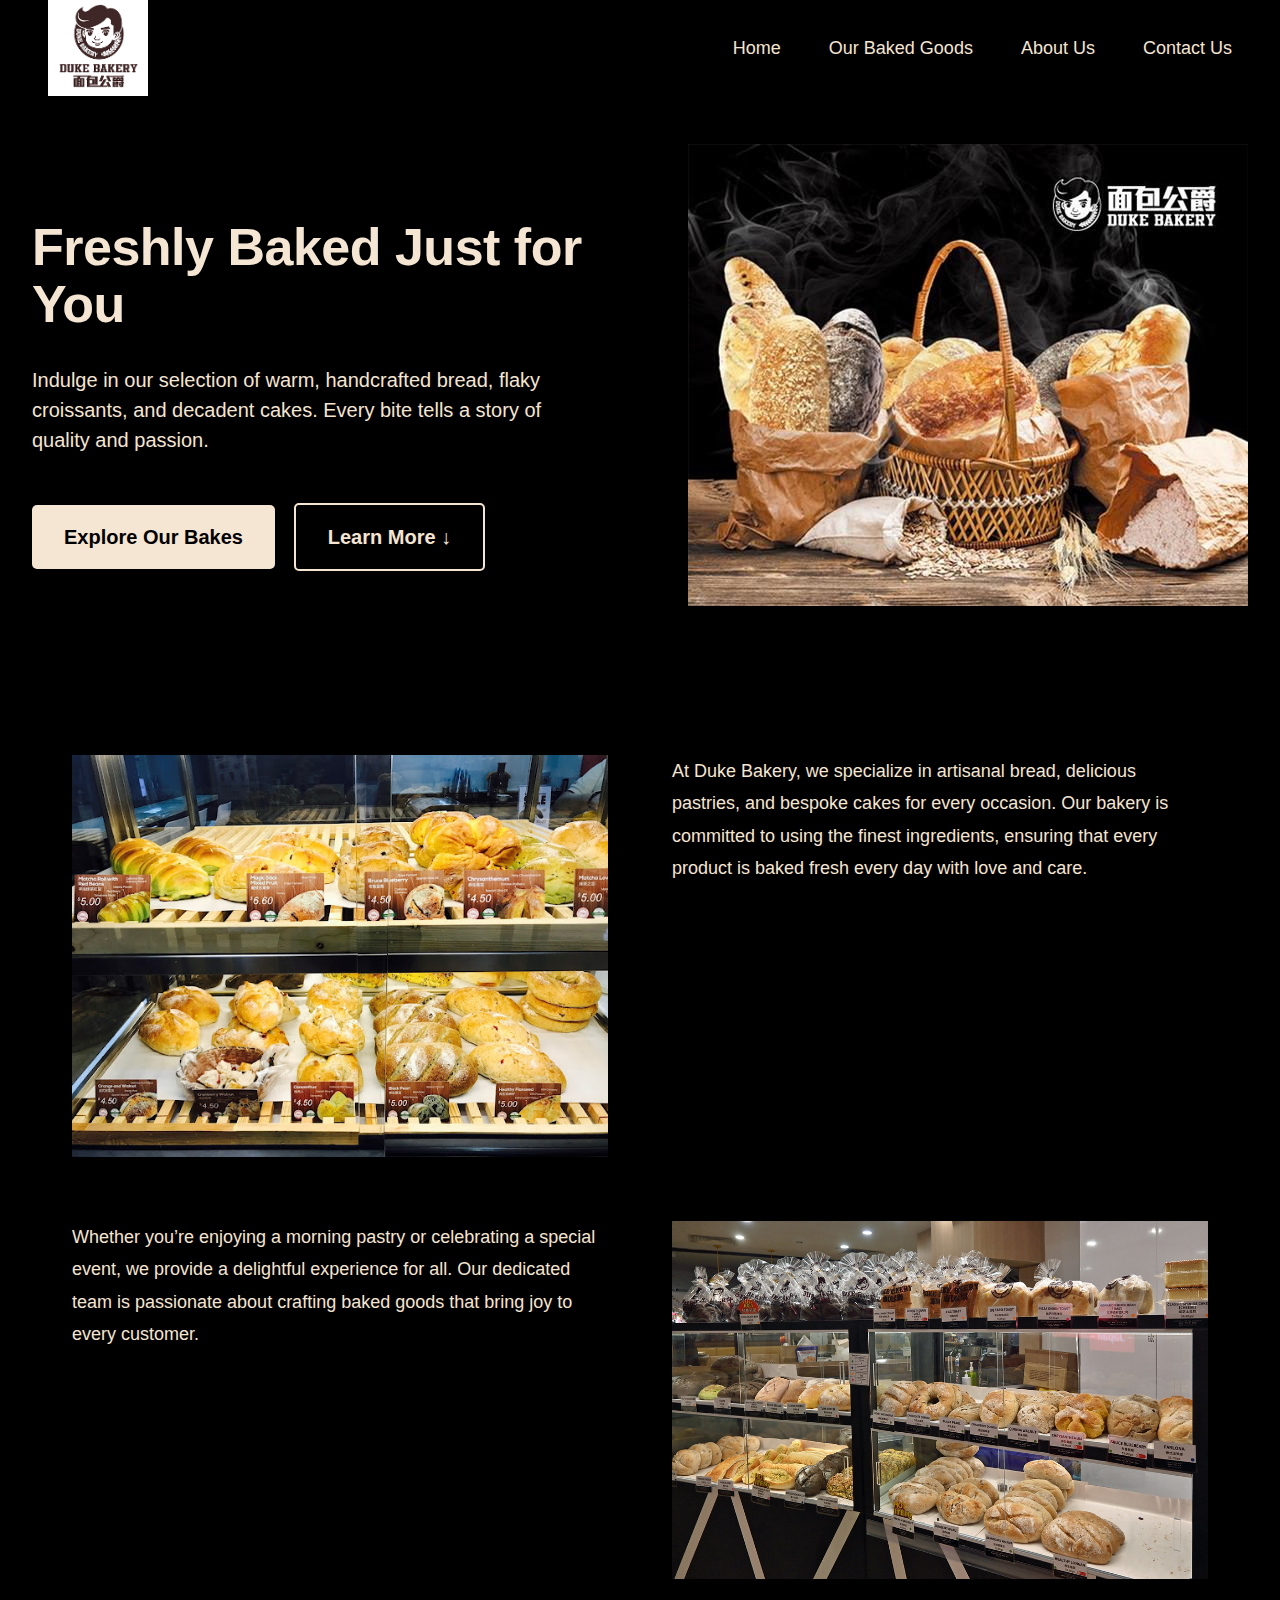
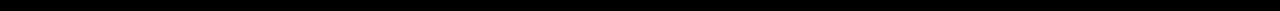
<file: HomePage/index.html>
<!DOCTYPE html>
<html lang="en">
  <!-- Declares the document type and sets the language to English -->

<head>
  <!-- Head section contains metadata and links to external resources -->
  <meta charset="UTF-8" />
  <!-- Sets character encoding to UTF-8 for universal character support -->
  <meta http-equiv="X-UA-Compatible" content="IE=edge" />
  <!-- Ensures compatibility with older versions of Internet Explorer -->
  <meta name="viewport" content="width=device-width, initial-scale=1.0" />
  <!-- Makes the page responsive by adjusting the viewport to the device width -->
  <title>Duke Bakery</title>
  <!-- Sets the title of the webpage -->

  <!-- Links to external CSS files for styling -->
  <link rel="stylesheet" href="../CSS/general.css" />
  <link rel="stylesheet" href="style.css" />
  
  <!-- Favicon for the browser tab -->
  <link rel="shortcut icon" href="logo.png" type="image/x-icon" />
</head>

<body>
  <!-- Main content of the webpage -->
  <header class="header">
    <!-- Header section containing the logo and navigation menu -->
    <a href="#">
      <img class="logo" alt="Duke Bakery Logo" src="logo.png" />
      <!-- Displays the Duke Bakery logo -->
    </a>

    <nav class="main-nav">
      <!-- Navigation bar -->
      <ul class="main-nav-list">
        <!-- List of navigation links -->
        <li><a class="main-nav-link" href="#">Home</a></li>
        <!-- Link to the homepage -->
        <li>
          <a class="main-nav-link" href="../Products/product.html">Our Baked Goods</a>
          <!-- Link to the products page -->
        </li>
        <li>
          <a class="main-nav-link" href="../About us/aboutUs.html">About Us</a>
          <!-- Link to the about us page -->
        </li>
        <li>
          <a class="main-nav-link" href="../Contact Us/contactUs.html">Contact Us</a>
          <!-- Link to the contact us page -->
        </li>
      </ul>
    </nav>
  </header>

  <main>
    <!-- Main content area -->
    <section class="section-hero">
      <!-- Hero section introducing the bakery -->
      <div class="hero">
        <div class="hero-text-box">
          <!-- Text box with heading and description -->
          <h1 class="heading-primary">
            Freshly Baked Just for You
          </h1>
          <!-- Primary heading -->
          <p class="hero-description">
            Indulge in our selection of warm, handcrafted bread, flaky croissants, and decadent cakes. Every bite tells a story of quality and passion.
          </p>
          <!-- Description text -->
          <a href="../Products/product.html" class="btn btn--full margin-right-sm">Explore Our Bakes</a>
          <!-- Button linking to the products page -->
          <a href="#info" class="btn btn--outline">Learn More &darr;</a>
          <!-- Button linking to the "More Info" section -->
        </div>
        <div class="hero-img-box">
          <!-- Image box displaying bakery visuals -->
          <img src="dukebakery.jpg" class="hero-img" alt="Freshly baked pastries" />
        </div>
      </div>
    </section>

    <section class="more-info" id="info">
      <!-- Additional information section -->
      <div class="container">
        <!-- Container for consistent layout and spacing -->
        <div class="grid grid--2-cols">
          <!-- Grid layout with two columns -->
          <img src="dbcitylink.jpg" class="institute-image" alt="Our Bakery" />
          <!-- Image of the bakery -->
          <p class="detail detail--1">
            At Duke Bakery, we specialize in artisanal bread, delicious pastries, and bespoke cakes for every occasion. Our bakery is committed to using the finest ingredients, ensuring that every product is baked fresh every day with love and care.
          </p>
          <!-- Description of the bakery's offerings -->
          <p class="detail detail--1">
            Whether you’re enjoying a morning pastry or celebrating a special event, we provide a delightful experience for all. Our dedicated team is passionate about crafting baked goods that bring joy to every customer.
          </p>
          <!-- Additional description highlighting customer experience -->
          <img src="52130749469_ae5f029420_b.jpg" class="institute-image" alt="Baked products display" />
          <!-- Image of baked products -->
        </div>
      </div>
    </section>
  </main>

  <script src="index.js"></script>
  <!-- Links to external JavaScript file -->
</body>

</html>
</file>
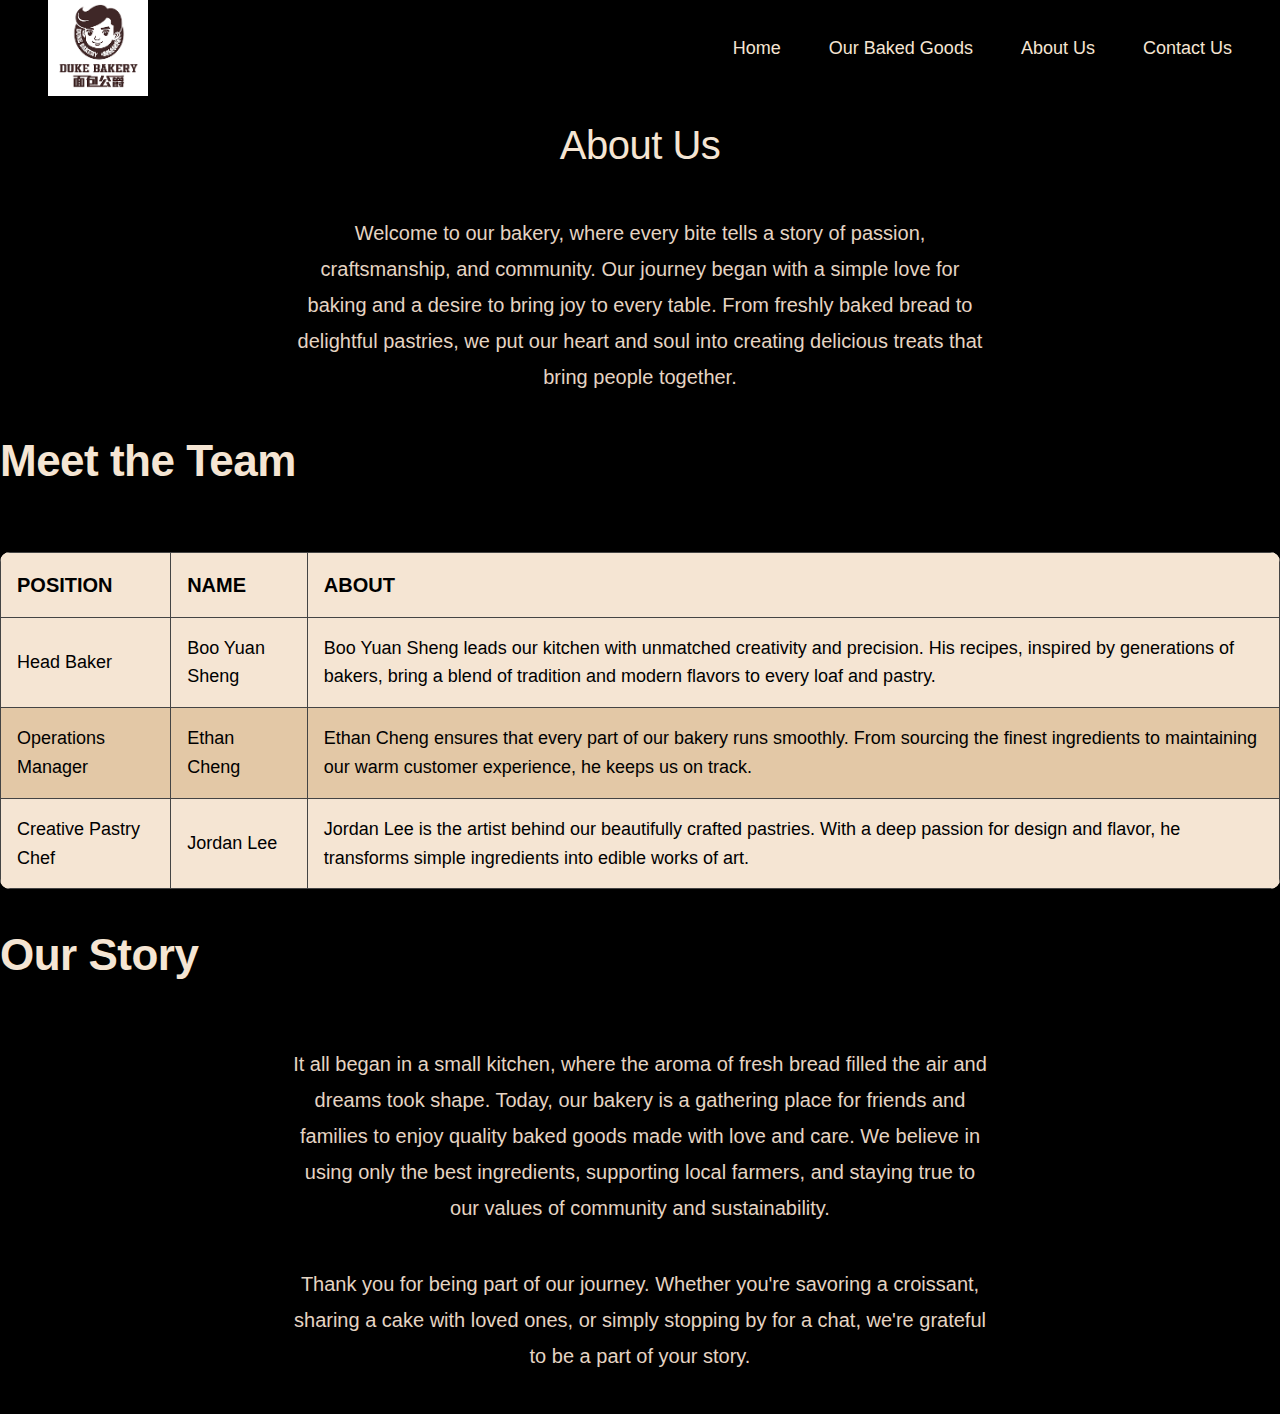
<file: About us/aboutUs.html>
<!DOCTYPE html>
<html lang="en">
<!-- Root element for the HTML document -->

<head>
  <!-- Metadata and links for external resources -->
  <meta charset="UTF-8" />
  <!-- Specifies the character encoding -->
  <meta http-equiv="X-UA-Compatible" content="IE=edge" />
  <!-- Ensures compatibility with older IE browsers -->
  <meta name="viewport" content="width=device-width, initial-scale=1.0" />
  <!-- Makes the website responsive for different screen sizes -->
  <title>About Us</title>
  <!-- Title of the webpage, shown in the browser tab -->

  <!-- Links to external CSS files -->
  <link rel="stylesheet" href="../CSS/general.css" />
  <!-- General styles shared across the website -->
  <link rel="stylesheet" href="style.css" />
  <!-- Page-specific styles -->
  <link rel="shortcut icon" href="../images/logo.png" type="image/x-icon" />
  <!-- Favicon for the browser tab -->
</head>

<body>
  <!-- Main content of the webpage -->

  <header class="header">
    <!-- Website header with logo and navigation -->
    <a href="#">
      <!-- Logo linking to the current page -->
      <img class="logo" alt="Bakery Logo" src="../images/logo.png" />
      <!-- Logo image for the bakery -->
    </a>

    <nav class="main-nav">
      <!-- Navigation menu -->
      <ul class="main-nav-list">
        <!-- List of navigation links -->
        <li>
          <a class="main-nav-link" href="../HomePage/index.html">Home</a>
        </li>
        <li>
          <a class="main-nav-link" href="../Products/product.html">Our Baked Goods</a>
        </li>
        <li>
          <a class="main-nav-link" href="#">About Us</a>
        </li>
        <li>
          <a class="main-nav-link" href="../Contact Us/contactUs.html">Contact Us</a>
        </li>
      </ul>
    </nav>
  </header>

  <main>
    <!-- Main content area -->
    <section class="about-us">
      <!-- Section dedicated to the "About Us" page -->
      <div class="container">
        <!-- Container for the introduction -->
        <h1 class="heading-primary">About Us</h1>
        <!-- Primary heading -->
        <p class="about-description">
          Welcome to our bakery, where every bite tells a story of passion, craftsmanship, and community. Our journey began with a simple love for baking and a desire to bring joy to every table. From freshly baked bread to delightful pastries, we put our heart and soul into creating delicious treats that bring people together.
          <!-- Brief description of the bakery's mission -->
        </p>
      </div>

      <div class="team-section">
        <!-- Section for introducing the team -->
        <h2 class="heading-secondary">Meet the Team</h2>
        <!-- Secondary heading -->
        <table class="table" cellspacing="0">
          <!-- Table displaying team details -->
          <thead class="t-head">
            <tr class="table-row">
              <th>Position</th>
              <th>Name</th>
              <th>About</th>
            </tr>
          </thead>
          <tbody class="t-body">
            <!-- Rows for team members -->
            <tr class="table-row">
              <td>Head Baker</td>
              <td>Boo Yuan Sheng</td>
              <td>
                Boo Yuan Sheng leads our kitchen with unmatched creativity and precision. His recipes, inspired by generations of bakers, bring a blend of tradition and modern flavors to every loaf and pastry.
              </td>
            </tr>
            <tr class="table-row">
              <td>Operations Manager</td>
              <td>Ethan Cheng</td>
              <td>
                Ethan Cheng ensures that every part of our bakery runs smoothly. From sourcing the finest ingredients to maintaining our warm customer experience, he keeps us on track.
              </td>
            </tr>
            <tr class="table-row">
              <td>Creative Pastry Chef</td>
              <td>Jordan Lee</td>
              <td>
                Jordan Lee is the artist behind our beautifully crafted pastries. With a deep passion for design and flavor, he transforms simple ingredients into edible works of art.
              </td>
            </tr>
          </tbody>
        </table>
      </div>

      <div class="story-section">
        <!-- Section for sharing the bakery's story -->
        <h2 class="heading-secondary">Our Story</h2>
        <!-- Secondary heading -->
        <p class="our-story-description">
          It all began in a small kitchen, where the aroma of fresh bread filled the air and dreams took shape. Today, our bakery is a gathering place for friends and families to enjoy quality baked goods made with love and care. We believe in using only the best ingredients, supporting local farmers, and staying true to our values of community and sustainability.
          <!-- Part 1 of the bakery's story -->
        </p>
        <p class="our-story-description">
          Thank you for being part of our journey. Whether you're savoring a croissant, sharing a cake with loved ones, or simply stopping by for a chat, we're grateful to be a part of your story.
          <!-- Part 2 of the bakery's story -->
        </p>
      </div>
    </section>
  </main>

  <script src="aboutus.js"></script>
  <!-- Link to the external JavaScript file -->
</body>

</html>
</file>
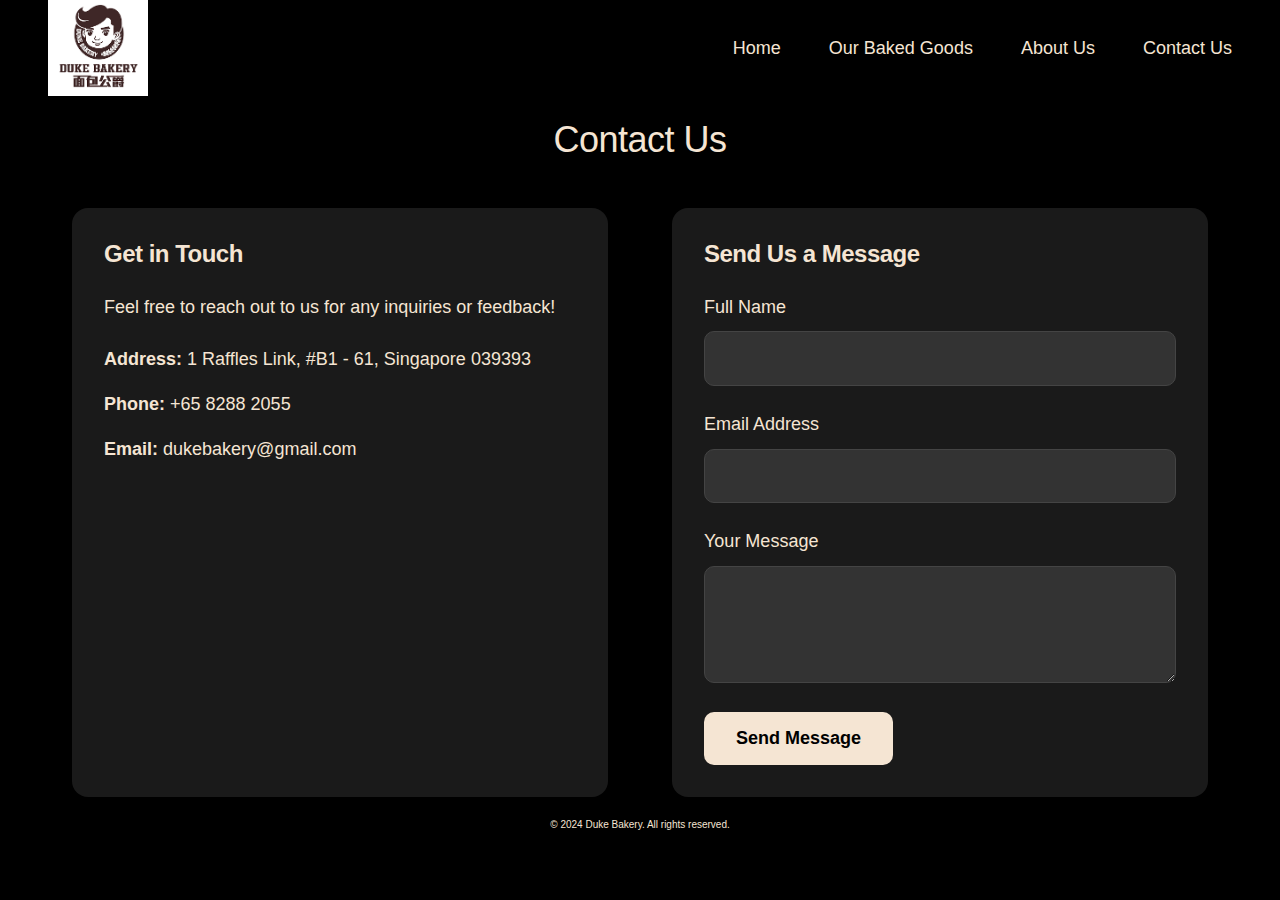
<file: Contact Us/contactUs.html>
<!DOCTYPE html>
<html lang="en">
  <!-- Specifies the document type and sets the language to English -->

<head>
  <!-- Head section contains metadata and external resource links -->
  <meta charset="UTF-8" />
  <!-- Sets character encoding to UTF-8 for universal character support -->
  <meta http-equiv="X-UA-Compatible" content="IE=edge" />
  <!-- Ensures compatibility with older versions of Internet Explorer -->
  <meta name="viewport" content="width=device-width, initial-scale=1.0" />
  <!-- Makes the page responsive by setting the viewport width to the device width -->
  <title>Contact Us | Duke Bakery</title>
  <!-- Sets the title of the webpage -->

  <!-- Links to external CSS files for styling -->
  <link rel="stylesheet" href="../CSS/general.css" />
  <link rel="stylesheet" href="style.css" />

  <!-- Favicon for the browser tab -->
  <link rel="shortcut icon" href="../images/logo.png" type="image/x-icon" />
</head>

<body>
  <!-- Main content of the webpage -->
  <header class="header">
    <!-- Header section with navigation -->
    <a href="#">
      <img class="logo" alt="Duke Bakery Logo" src="../images/logo.png" />
      <!-- Displays the Duke Bakery logo as a clickable link -->
    </a>

    <nav class="main-nav">
      <!-- Navigation menu -->
      <ul class="main-nav-list">
        <!-- Unordered list for navigation links -->
        <li>
          <a class="main-nav-link" href="../HomePage/index.html">Home</a>
          <!-- Link to the homepage -->
        </li>
        <li>
          <a class="main-nav-link" href="../Products/product.html">Our Baked Goods</a>
          <!-- Link to the products page -->
        </li>
        <li>
          <a class="main-nav-link" href="../About us/aboutUs.html">About Us</a>
          <!-- Link to the about us page -->
        </li>
        <li>
          <a class="main-nav-link" href="../Contact Us/contactUs.html">Contact Us</a>
          <!-- Link to the contact us page (current page) -->
        </li>
      </ul>
    </nav>
  </header>

  <main>
    <!-- Main content section -->
    <section class="section-hero">
      <!-- Hero section for the page header -->
      <div class="hero">
        <div class="hero-text-box">
          <h1 class="heading-primary">Contact Us</h1>
          <!-- Primary heading for the contact us page -->
        </div>
      </div>
    </section>

    <section class="contact-us">
      <!-- Contact us section -->
      <div class="container">
        <!-- Container to center and constrain content width -->
        <div class="grid grid--2-cols">
          <!-- Grid layout with two columns -->

          <div class="contact-info">
            <!-- Left column: contact information -->
            <h2 class="heading-secondary">Get in Touch</h2>
            <!-- Secondary heading -->
            <p>Feel free to reach out to us for any inquiries or feedback!</p>
            <!-- Introductory text -->
            <ul>
              <!-- List of contact details -->
              <li><strong>Address:</strong> 1 Raffles Link, #B1 - 61, Singapore 039393</li>
              <!-- Address -->
              <li><strong>Phone:</strong> <a href="tel:+6582882055">+65 8288 2055</a></li>
              <!-- Phone number with clickable link -->
              <li><strong>Email:</strong> <a href="mailto:S10270138@connect.np.edu.sg">dukebakery@gmail.com</a></li>
              <!-- Email address with clickable mailto link -->
            </ul>
          </div>

          <div class="contact-form">
            <!-- Right column: contact form -->
            <h2 class="heading-secondary">Send Us a Message</h2>
            <!-- Secondary heading -->
            <form action="submit-form.php" method="POST">
              <!-- Form to collect user input and submit via POST -->
              <div class="form-group">
                <!-- Group for full name input -->
                <label for="name">Full Name</label>
                <input type="text" id="name" name="name" required />
                <!-- Text input field for name (required) -->
              </div>
              <div class="form-group">
                <!-- Group for email input -->
                <label for="email">Email Address</label>
                <input type="email" id="email" name="email" required />
                <!-- Email input field (required) -->
              </div>
              <div class="form-group">
                <!-- Group for message input -->
                <label for="message">Your Message</label>
                <textarea id="message" name="message" rows="4" required></textarea>
                <!-- Textarea for message (required) -->
              </div>
              <button type="submit" class="btn btn--full">Send Message</button>
              <!-- Submit button -->
            </form>
          </div>
        </div>
      </div>
    </section>
  </main>

  <footer class="footer">
    <!-- Footer section -->
    <p>&copy; 2024 Duke Bakery. All rights reserved.</p>
    <!-- Copyright notice -->
  </footer>

  <!-- External JavaScript file -->
  <script src="contactus.js"></script>
</body>
</html>
</file>
<file: HomePage/style.css>
/* Hero section */
.section-hero {
  background-color: #000; /* Matches body background */
  padding: 4.8rem 0 9.6rem 0; /* Vertical padding */
}

.hero {
  max-width: 130rem; /* Maximum width for content */
  margin: 0 auto; /* Centers the section */
  padding: 0 3.2rem; /* Horizontal padding */
  display: grid; /* Grid layout for hero content */
  grid-template-columns: 1fr 1fr; /* Two-column grid */
  gap: 9.6rem; /* Space between grid items */
  align-items: center; /* Aligns content vertically */
}

/* Hero text styles */
.hero-description {
  font-size: 2rem; /* Font size */
  line-height: 1.5; /* Line spacing */
  margin-bottom: 4.8rem; /* Space below text */
  color: #f5e5d3; /* Text color */
}

/* Hero image */
.hero-img {
  width: 100%; /* Full width image */
}

/* Utility class for margins */
.margin-right-sm {
  margin-right: 1.6rem !important; /* Adds small right margin */
}

/* More info section */
.more-info {
  padding: 4.8rem 0 3.2rem 0; /* Vertical padding */
}

.institute-image {
  width: 100%; /* Full width images */
}

/* Descriptive text */
.detail {
  font-size: 1.8rem; /* Font size */
  line-height: 1.8; /* Line spacing */
  color: #f5e5d3; /* Text color */
}

/* Grid layout for two columns */
.grid--2-cols {
  display: grid;
  grid-template-columns: 1fr 1fr; /* Two equal columns */
  gap: 6.4rem; /* Space between grid items */
}

/* Responsive styles for tablets */
@media screen and (max-width: 768px) {
  .header {
    flex-direction: column; /* Stacks header items */
    height: auto; /* Adjusts height */
    padding: 2rem; /* Reduces padding */
  }

  .logo img {
    height: 8rem; /* Smaller logo */
  }

  .main-nav-list {
    flex-direction: column; /* Stacks menu items */
    align-items: center;
    gap: 2rem; /* Reduces gap */
    padding-top: 2rem; /* Adds top padding */
  }

  .main-nav-link:link,
  .main-nav-link:visited {
    font-size: 1.6rem; /* Smaller font size */
  }

  .hero {
    grid-template-columns: 1fr; /* Stacks hero content */
    gap: 4rem; /* Reduces gap */
    padding: 2rem; /* Reduces padding */
  }

  .hero-description {
    font-size: 1.8rem; /* Smaller font size */
    margin-bottom: 2rem; /* Reduces margin */
  }

  .more-info {
    padding: 2rem 0; /* Smaller padding */
  }

  .detail {
    font-size: 1.6rem; /* Smaller font size */
  }
}

/* Responsive styles for mobile devices */
@media screen and (max-width: 480px) {
  .hero-description {
    font-size: 1.6rem; /* Smaller font size */
  }

  .detail {
    font-size: 1.4rem; /* Smaller font size */
  }
}
</file>
<file: About us/style.css>
/* Primary heading styling */
.heading-primary {
  font-size: 4rem; /* Large font size */
  font-weight: 500;
  text-align: center; /* Center align */
  margin-bottom: 4.8rem;
  color: #f5e5d3; /* Light color */
}

/* Description paragraphs for About Us and Our Story sections */
.about-description,
.our-story-description {
  font-size: 2rem; /* Font size */
  line-height: 1.8; /* Line spacing for readability */
  color: #e5d4c3; /* Slightly darker text color */
  margin: 2rem auto 4rem; /* Vertical margin */
  max-width: 70rem; /* Limit width */
  text-align: center; /* Center text */
}

/* Grid layout for two columns */
.grid--2-cols {
  display: grid;
  grid-template-columns: 1fr 1fr; /* Two equal-width columns */
  gap: 6.4rem; /* Space between columns */
}

/* Individual team member card styling */
.team-member {
  background-color: #1a1a1a; /* Dark background */
  padding: 3.2rem;
  border-radius: 1.6rem; /* Rounded corners */
}

/* Team member image styling */
.team-member img {
  max-width: 100%; /* Make image responsive */
  border-radius: 50%; /* Circular shape */
  margin-bottom: 2rem; /* Space below image */
}

/* Team member name styling */
.team-member .name {
  font-size: 2.4rem;
  color: #f5e5d3;
  margin-bottom: 1.6rem;
}

/* Team member role styling */
.team-member .role {
  font-size: 1.8rem;
  color: #e5d4c3; /* Slightly darker color */
}

/* Table styling */
.table {
  width: 100%;
  margin: 4rem auto;
  padding: 0 1rem;
  border-collapse: collapse; /* Merge table borders */
  background-color: #f5e5d3; /* Light background */
  border-radius: 1rem; /* Rounded corners */
  box-shadow: 0 4px 8px rgba(0, 0, 0, 0.1); /* Subtle shadow */
  overflow: hidden;
  transition: transform 0.3s ease; /* Hover animation */
}

/* Scale table slightly on hover */
.table:hover {
  transform: scale(1.02);
}

/* Table cell and header styling */
.table th,
.table td {
  padding: 1.6rem; /* Spacing */
  text-align: left;
  border: 1px solid #444; /* Border between cells */
  color: #000; /* Black text */
}

/* Header cells with special styles */
.table th {
  background-color: #f5e5d3;
  font-size: 2rem;
  font-weight: 600; /* Bold */
  text-transform: uppercase; /* Capital letters */
}

/* Data cells */
.table td {
  background-color: #f5e5d3;
  font-size: 1.8rem;
}

/* Alternate row colors for readability */
.table tr:nth-child(even) td {
  background-color: #e3c8a6; /* Slightly darker background */
}

/* Hover effect for table links */
.table td a {
  text-decoration: none;
  color: #000;
  transition: color 0.3s ease;
}

.table td a:hover {
  color: #ff6600; /* Orange on hover */
}

/* Highlight row on hover */
.table tr:hover {
  background-color: #e3c8a6;
}

/* Footer styles */
.footer {
  background-color: #000;
  color: #f5e5d3;
  padding: 2rem;
  text-align: center;
}

/* Responsive styles for screens under 768px */
@media screen and (max-width: 768px) {
  .header {
    flex-direction: column;
    height: auto;
    padding: 2rem;
  }

  .logo img {
    height: 8rem;
  }

  .main-nav-list {
    flex-direction: column;
    align-items: center;
    gap: 2rem;
    padding-top: 2rem;
  }

  .main-nav-link:link,
  .main-nav-link:visited {
    font-size: 1.6rem;
  }

  .about-us {
    padding: 3.2rem 1rem;
  }

  .heading-primary {
    font-size: 3.4rem;
    margin-bottom: 2rem;
  }

  .about-description,
  .our-story-description {
    font-size: 1.6rem;
    padding: 0 1rem;
  }

  .grid--2-cols {
    grid-template-columns: 1fr; /* Single column */
    gap: 3.2rem;
  }

  .team-member {
    padding: 2.4rem;
  }

  .team-member .name {
    font-size: 2rem;
  }

  .team-member .role {
    font-size: 1.6rem;
  }

  .table th,
  .table td {
    font-size: 1.6rem;
    padding: 1rem;
  }

  .table th {
    font-size: 1.8rem;
  }

  .footer {
    padding: 1.6rem;
  }
}

/* Responsive styles for screens under 480px */
@media screen and (max-width: 480px) {
  .heading-primary {
    font-size: 2.6rem;
  }

  .team-member .name {
    font-size: 1.8rem;
  }

  .team-member .role {
    font-size: 1.4rem;
  }

  .about-description,
  .our-story-description {
    font-size: 1.4rem;
  }

  .table th,
  .table td {
    font-size: 1.4rem;
  }

  .table th {
    font-size: 1.6rem;
  }
}
</file>
<file: Contact Us/style.css>
.heading-primary {
  font-size: 3.6rem;  /* Font size for primary heading */
  font-weight: 500;  /* Medium weight for primary heading */
  text-align: center;  /* Centers the heading */
  margin-bottom: 4.8rem;  /* Adds bottom margin */
  color: #f5e5d3;  /* Beige text color */
}

.grid--2-cols {
  display: grid;  /* Uses CSS grid for layout */
  grid-template-columns: 1fr 1fr;  /* Creates two equal-width columns */
  gap: 6.4rem;  /* Adds space between columns */
}

.contact-info {
  background-color: #1a1a1a;  /* Dark grey background for contrast */
  padding: 3.2rem;  /* Padding inside the contact info box */
  border-radius: 1.6rem;  /* Rounded corners */
}

.heading-secondary {
  font-size: 2.4rem;  /* Font size for secondary headings */
  margin-bottom: 2.4rem;  /* Adds bottom margin */
}

.contact-info p {
  font-size: 1.8rem;  /* Font size for paragraphs inside contact info */
  margin-bottom: 2.4rem;  /* Adds space below paragraphs */
}

.contact-info ul {
  list-style-type: none;  /* Removes list bullets */
}

.contact-info ul li {
  font-size: 1.8rem;  /* Font size for list items */
  margin-bottom: 1.6rem;  /* Adds space below list items */
}

.contact-info ul li a {
  color: #f5e5d3;  /* Beige text color for links */
  text-decoration: none;  /* Removes underline from links */
}

.contact-info ul li a:hover {
  color: #fff;  /* Changes link color to white on hover */
}

.contact-form {
  background-color: #1a1a1a;  /* Dark grey background for contrast */
  padding: 3.2rem;  /* Padding inside the contact form */
  border-radius: 1.6rem;  /* Rounded corners */
}

.contact-form .form-group {
  margin-bottom: 2.4rem;  /* Adds space between form groups */
}

.contact-form label {
  font-size: 1.8rem;  /* Font size for labels */
  color: #f5e5d3;  /* Beige color for labels */
  display: block;  /* Makes labels block elements */
  margin-bottom: 1rem;  /* Adds space below labels */
}

.contact-form input,
.contact-form textarea {
  width: 100%;  /* Makes inputs and textarea take full width */
  padding: 1.6rem;  /* Padding inside inputs and textarea */
  font-size: 1.8rem;  /* Font size for inputs and textarea */
  background-color: #333;  /* Dark grey background */
  border: 1px solid #444;  /* Light border */
  border-radius: 1rem;  /* Rounded corners */
  color: #f5e5d3;  /* Beige text color */
}

.contact-form button {
  padding: 1.6rem 3.2rem;  /* Padding inside the button */
  font-size: 1.8rem;  /* Font size for the button */
  background-color: #f5e5d3;  /* Beige background color for the button */
  color: #000;  /* Black text color */
  border: none;  /* Removes border */
  border-radius: 1rem;  /* Rounded corners */
  cursor: pointer;  /* Makes the button clickable */
  transition: background-color 0.3s;  /* Smooth background color transition on hover */
}

.contact-form button:hover {
  background-color: #fff;  /* Changes button background to white on hover */
}

/* Footer */
.footer {
  background-color: #000;  /* Black background for the footer */
  color: #f5e5d3;  /* Beige text color */
  padding: 2rem;  /* Padding inside the footer */
  text-align: center;  /* Centers text inside the footer */
}

/* Mobile-first responsive adjustments */
@media screen and (max-width: 768px) {
  /* Header adjustments for smaller screens */
  .header {
    flex-direction: column;  /* Stacks header items vertically */
    height: auto;  /* Adjusts height for smaller screens */
    padding: 2rem;  /* Reduces padding */
  }

  .logo img {
    height: 8rem;  /* Reduces logo size on mobile */
  }

  .main-nav-list {
    flex-direction: column;  /* Stacks nav links vertically */
    align-items: center;  /* Centers nav links */
    gap: 2rem;  /* Reduces space between nav links */
    padding-top: 2rem;  /* Adds top padding */
  }

  .main-nav-link:link,
  .main-nav-link:visited {
    font-size: 1.6rem;  /* Reduces font size of nav links */
  }

  /* Contact Us Page */
  .contact-us {
    padding: 3.2rem 1rem;  /* Adjusts padding for smaller screens */
  }

  .heading-primary {
    font-size: 3rem;  /* Reduces font size for the primary heading */
    margin-bottom: 2rem;  /* Adjusts margin for smaller screens */
  }

  /* Grid Layout Adjustments */
  .grid--2-cols {
    grid-template-columns: 1fr;  /* Stacks grid items vertically on mobile */
    gap: 3.2rem;  /* Adjusts gap between grid items */
  }

  .contact-info,
  .contact-form {
    padding: 2.4rem;  /* Adjusts padding for smaller screens */
  }

  .heading-secondary {
    font-size: 2rem;  /* Reduces secondary heading size */
  }

  .contact-info p,
  .contact-info ul li,
  .contact-form label {
    font-size: 1.6rem;  /* Adjusts font size for smaller screens */
  }

  .contact-form input,
  .contact-form textarea {
    padding: 1.2rem;  /* Reduces padding inside input/textarea */
    font-size: 1.6rem;  /* Reduces font size */
  }

  .contact-form button {
    font-size: 1.6rem;  /* Reduces font size of the button */
    padding: 1.2rem 2.4rem;  /* Reduces button padding */
  }

  /* Footer adjustments */
  .footer {
    padding: 1.6rem;  /* Reduces padding inside the footer */
  }

  /* Adjust table layout for mobile */
  .table {
    width: 100%;  /* Makes table full width on mobile */
    padding: 0 1rem;  /* Adds padding around table */
  }

  thead {
    font-size: 1.6rem;  /* Reduces font size of table header */
  }

  tbody {
    font-size: 1.4rem;  /* Reduces font size of table body */
  }
}

@media screen and (max-width: 480px) {
  .heading-primary {
    font-size: 2.6rem;  /* Further reduces font size for very small screens */
  }

  .heading-secondary {
    font-size: 1.8rem;  /* Further reduces font size for secondary headings */
  }

  .contact-info p,
  .contact-info ul li,
  .contact-form label {
    font-size: 1.4rem;  /* Further reduces font size for smaller screens */
  }

  .contact-form input,
  .contact-form textarea {
    font-size: 1.4rem;  /* Adjusts font size for inputs */
  }

  .contact-form button {
    font-size: 1.4rem;  /* Adjusts button font size */
  }
}
</file>
<file: CSS/general.css>
/* Normalize CSS: Basic Resets */
html {
  line-height: 1.15; /* Corrects line height in all browsers */
  -webkit-text-size-adjust: 100%; /* Prevents font size adjustment in iOS */
}

body {
  margin: 0; /* Removes default body margin */
}

main {
  display: block; /* Consistent rendering of <main> in IE */
}

h1 {
  font-size: 2em; /* Adjusts <h1> font size */
  margin: 0.67em 0; /* Adjusts <h1> margin */
}

hr {
  box-sizing: content-box; /* Adjusts box sizing for horizontal rules */
  height: 0; /* Removes default height */
  overflow: visible; /* Prevents clipping in Edge and IE */
}

pre,
code,
kbd,
samp {
  font-family: monospace, monospace; /* Sets monospace font */
  font-size: 1em; /* Normalizes font size */
}

a {
  background-color: transparent; /* Removes background in IE10 */
}

b,
strong {
  font-weight: bolder; /* Ensures bold font weight */
}

small {
  font-size: 80%; /* Normalizes <small> font size */
}

img {
  border-style: none; /* Removes image border in IE10 */
}

button,
input,
select,
textarea {
  font-family: inherit; /* Ensures font inheritance */
  font-size: 100%; /* Ensures consistent font size */
  line-height: 1.15; /* Adjusts line height */
  margin: 0; /* Removes default margin */
}

button,
input {
  overflow: visible; /* Fixes overflow issues */
}

button,
select {
  text-transform: none; /* Resets text transform */
}

[type="button"],
[type="reset"],
[type="submit"] 

textarea {
  overflow: auto; /* Ensures scrollbars work properly */
}

[type="checkbox"],
[type="radio"] {
  box-sizing: border-box; /* Ensures box sizing */
  padding: 0; /* Removes default padding */
}

/* Your Custom Styles */
* {
  padding: 0;
  margin: 0;
  box-sizing: border-box;
}

html {
  font-size: 62.5%;
  overflow-x: hidden;
  scroll-behavior: smooth;
}

.logo img {
  height: 10rem;
}

body {
  font-family: "Rubik", sans-serif;
  line-height: 1.6;
  font-weight: 400;
  background-color: #000;
  color: #f5e5d3;
}

.container {
  max-width: 120rem;
  padding: 0 3.2rem;
  margin: 0 auto;
}

.grid {
  display: grid;
  column-gap: 6.4rem;
  row-gap: 9.6rem;
}

.grid--2-cols {
  grid-template-columns: repeat(2, 1fr);
}

.grid--3-cols {
  grid-template-columns: repeat(3, 1fr);
}

.grid--4-cols {
  grid-template-columns: repeat(4, 1fr);
}

.header {
  display: flex;
  justify-content: space-between;
  align-items: center;
  background-color: #000;
  height: 9.6rem;
  padding: 0 4.8rem;
}

.logo {
  height: 10rem;
}

.main-nav-list {
  list-style: none;
  display: flex;
  align-items: center;
  gap: 4.8rem;
}

.main-nav-link:link,
.main-nav-link:visited {
  display: inline-block;
  text-decoration: none;
  color: #f5e5d3;
  font-weight: 500;
  font-size: 1.8rem;
  transition: all 0.3s;
}

.main-nav-link:hover,
.main-nav-link:active {
  color: #fff;
}

.heading-primary,
.heading-secondary {
  font-weight: 700;
  color: #f5e5d3;
  letter-spacing: -0.5px;
}

.heading-primary {
  font-size: 5.2rem;
  line-height: 1.1;
  margin-bottom: 3.2rem;
}

.heading-secondary {
  font-size: 4.4rem;
  line-height: 1.2;
  margin-bottom: 6.4rem;
}

.btn,
.btn:link,
.btn:visited {
  display: inline-block;
  text-decoration: none;
  font-size: 2rem;
  font-weight: 600;
  padding: 1.6rem 3.2rem;
  border-radius: 5px;
  border: none;
  cursor: pointer;
  font-family: inherit;
  transition: all 0.3s;
}

.btn--full:link,
.btn--full:visited {
  background-color: #f5e5d3;
  color: #000;
}

.btn--full:hover,
.btn--full:active {
  background-color: #fff;
}

.btn--outline:link,
.btn--outline:visited {
  background-color: transparent;
  color: #f5e5d3;
  border: 2px solid #f5e5d3;
}

.btn--outline:hover,
.btn--outline:active {
  background-color: #f5e5d3;
  color: #000;
}
</file>
